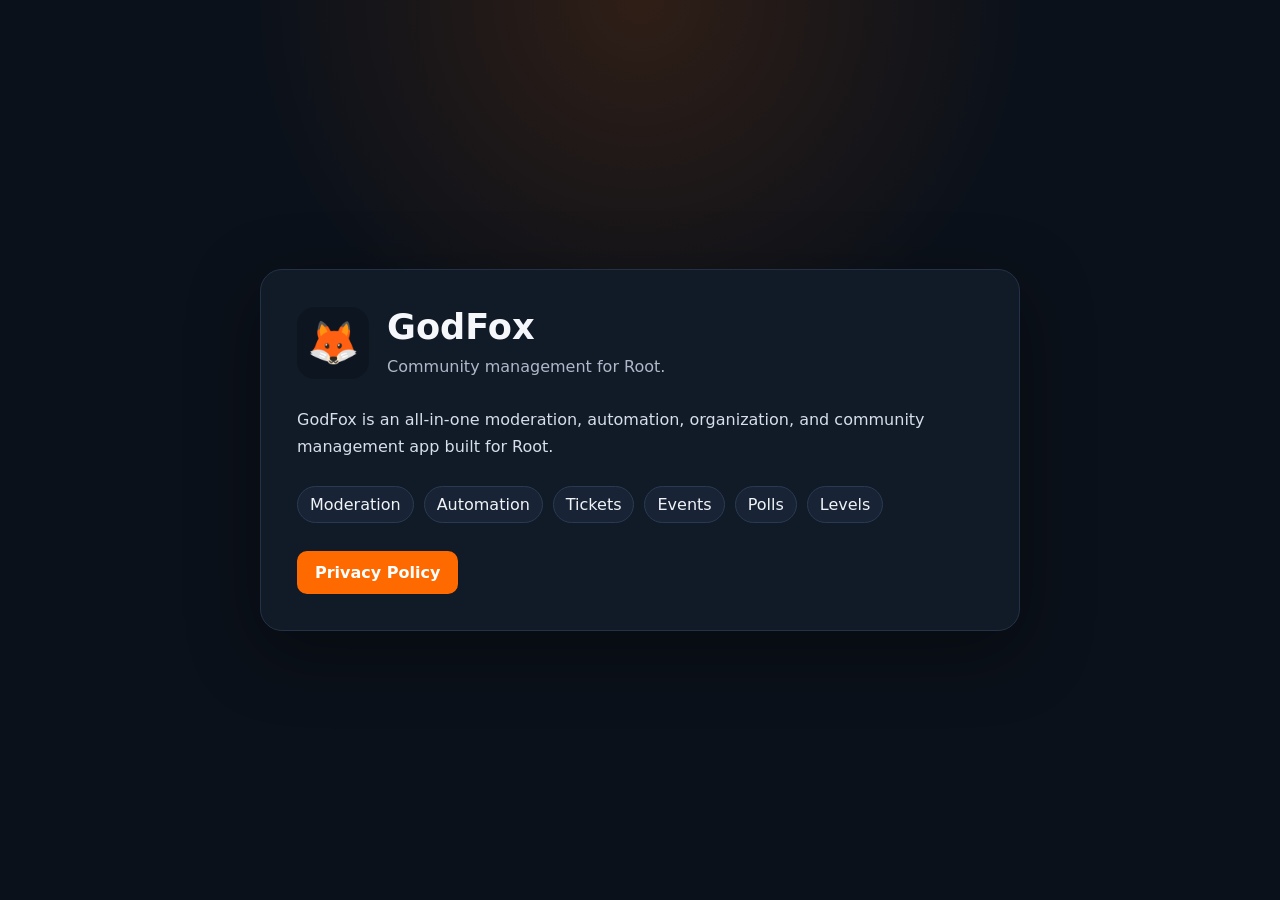
<file: index.html>
<!DOCTYPE html>
<html lang="en">
<head>
  <meta charset="UTF-8" />
  <meta name="viewport" content="width=device-width, initial-scale=1.0" />
  <title>GodFox</title>
  <link rel="stylesheet" href="styles.css" />
</head>
<body>
  <main class="container">
    <section class="card">
      <div class="brand">
        <div class="logo">🦊</div>
        <div>
          <h1>GodFox</h1>
          <p class="subtitle">Community management for Root.</p>
        </div>
      </div>

      <p>
        GodFox is an all-in-one moderation, automation, organization,
        and community management app built for Root.
      </p>

      <div class="features">
        <span>Moderation</span>
        <span>Automation</span>
        <span>Tickets</span>
        <span>Events</span>
        <span>Polls</span>
        <span>Levels</span>
      </div>

      <div class="actions">
        <a class="button" href="privacy.html">Privacy Policy</a>
      </div>
    </section>
  </main>
</body>
</html>
</file>
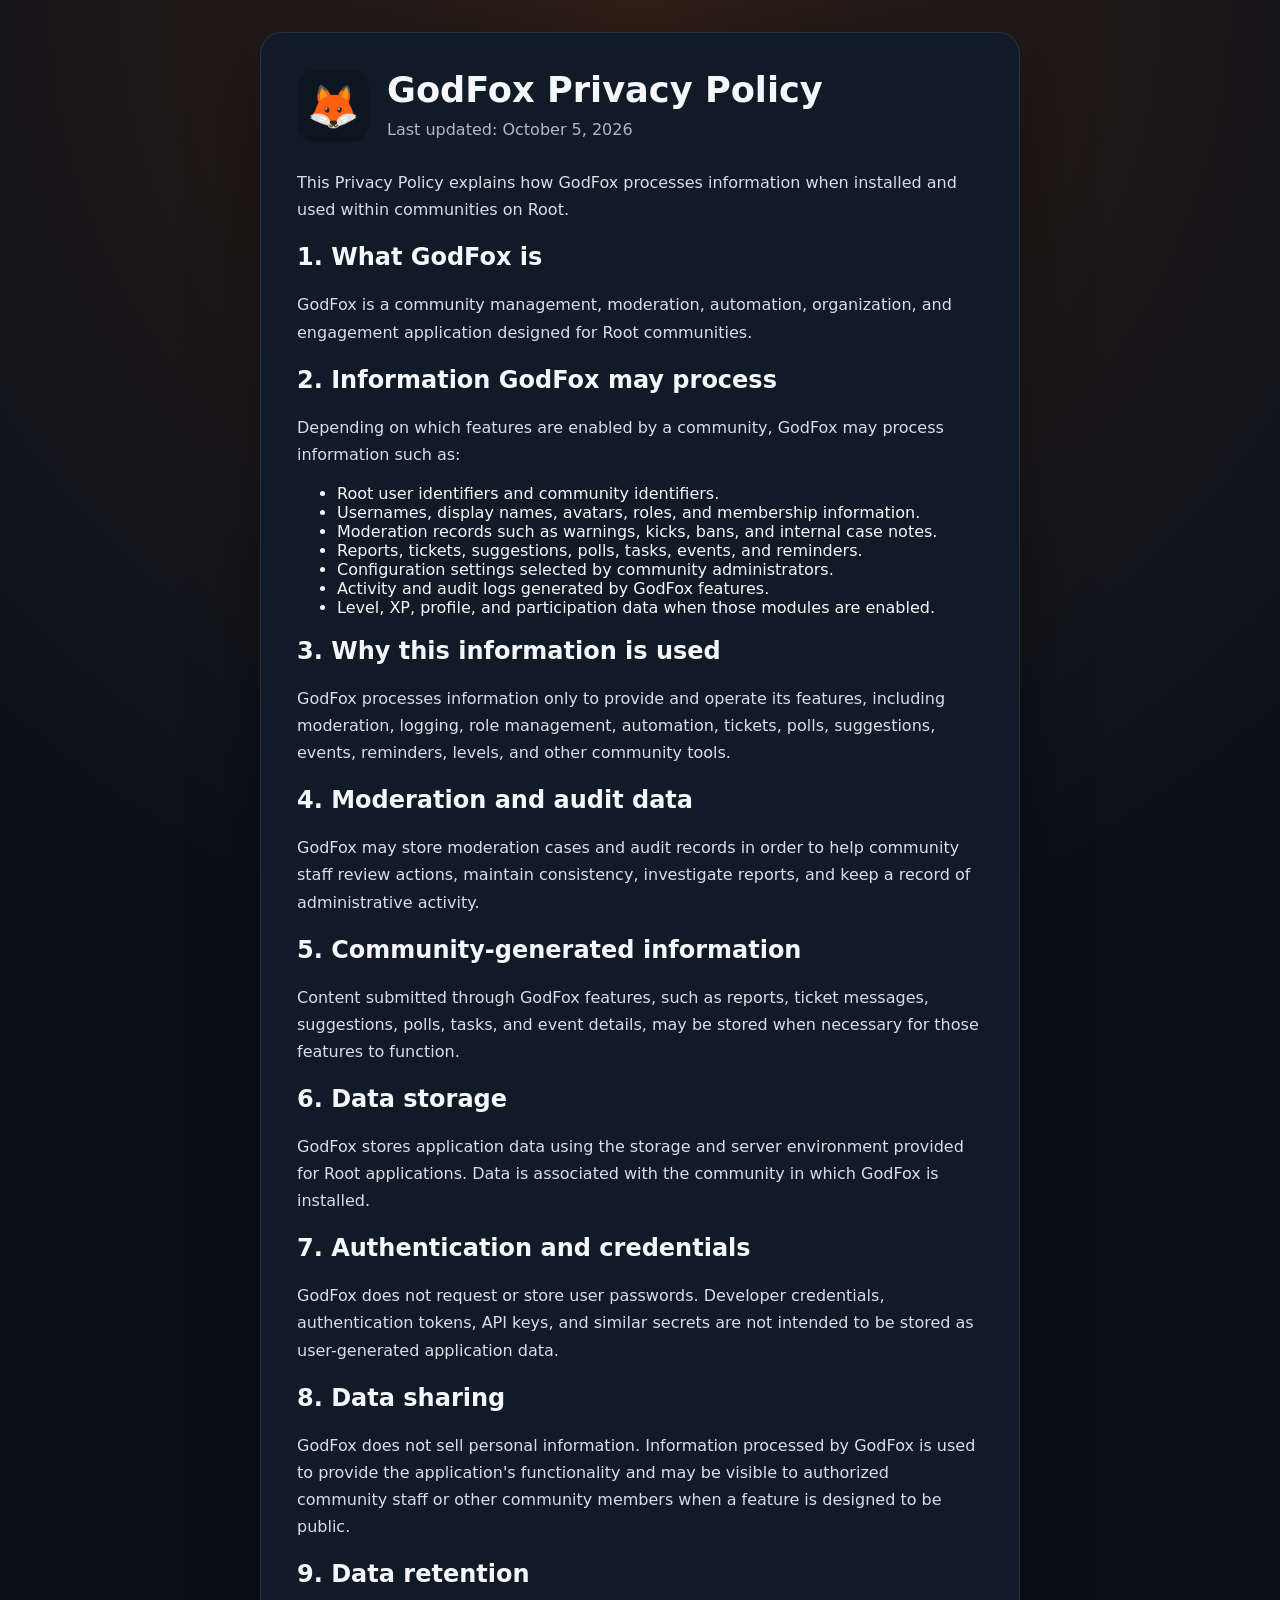
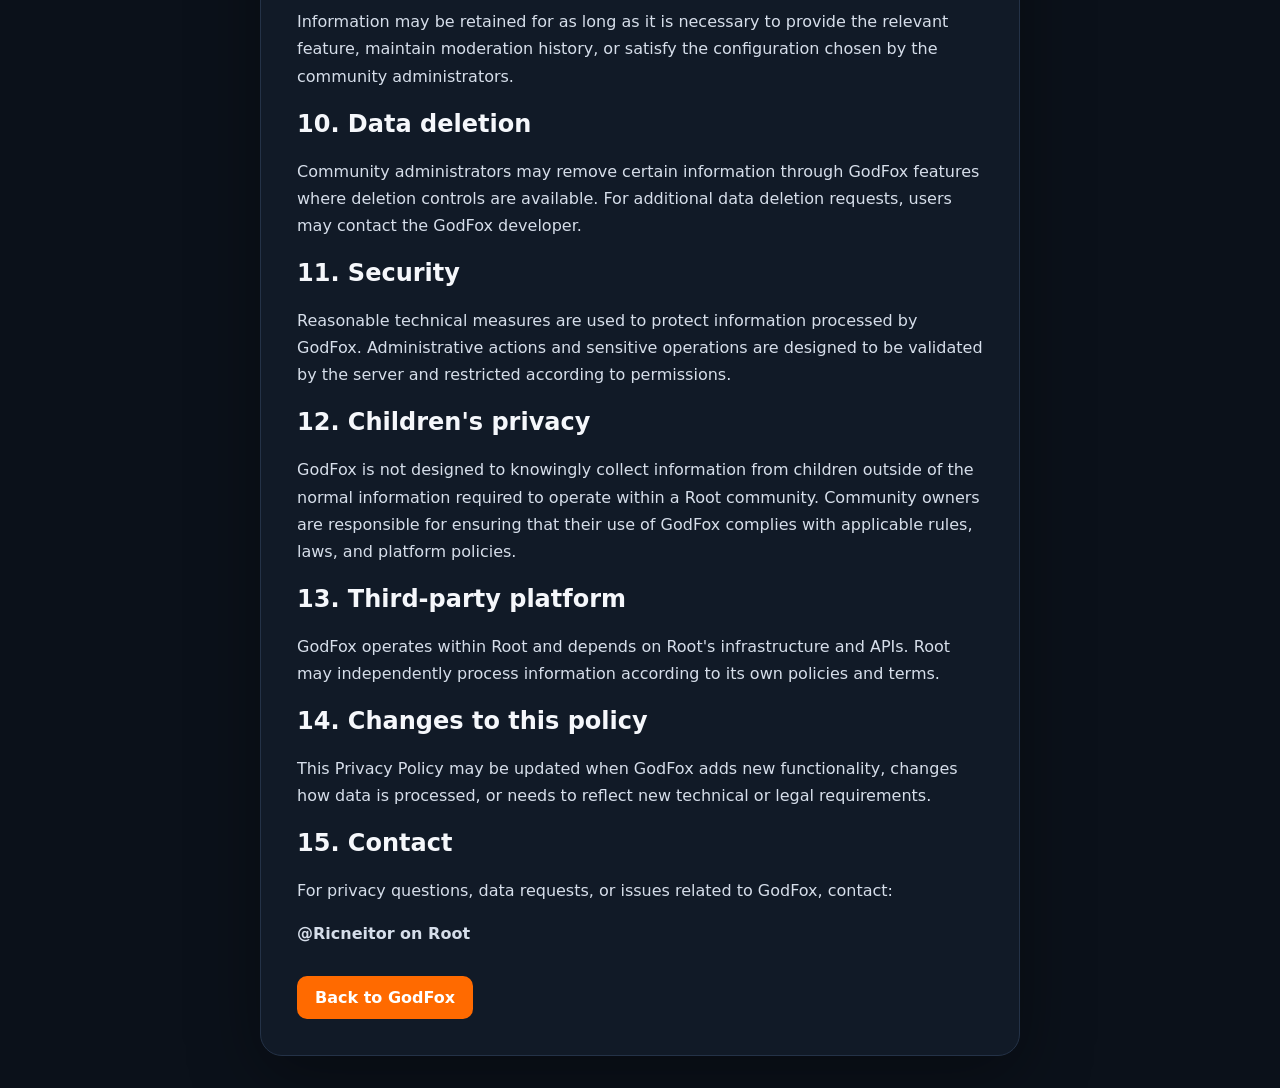
<file: privacy.html>
<!DOCTYPE html>
<html lang="en">
<head>
  <meta charset="UTF-8" />
  <meta name="viewport" content="width=device-width, initial-scale=1.0" />
  <title>GodFox Privacy Policy</title>
  <link rel="stylesheet" href="styles.css" />
</head>
<body>
  <main class="container">
    <section class="card">
      <div class="brand">
        <div class="logo">🦊</div>
        <div>
          <h1>GodFox Privacy Policy</h1>
          <p class="subtitle">Last updated: October 5, 2026</p>
        </div>
      </div>

      <p>
        This Privacy Policy explains how GodFox processes information when
        installed and used within communities on Root.
      </p>

      <h2>1. What GodFox is</h2>
      <p>
        GodFox is a community management, moderation, automation, organization,
        and engagement application designed for Root communities.
      </p>

      <h2>2. Information GodFox may process</h2>
      <p>
        Depending on which features are enabled by a community, GodFox may
        process information such as:
      </p>

      <ul>
        <li>Root user identifiers and community identifiers.</li>
        <li>Usernames, display names, avatars, roles, and membership information.</li>
        <li>Moderation records such as warnings, kicks, bans, and internal case notes.</li>
        <li>Reports, tickets, suggestions, polls, tasks, events, and reminders.</li>
        <li>Configuration settings selected by community administrators.</li>
        <li>Activity and audit logs generated by GodFox features.</li>
        <li>Level, XP, profile, and participation data when those modules are enabled.</li>
      </ul>

      <h2>3. Why this information is used</h2>
      <p>
        GodFox processes information only to provide and operate its features,
        including moderation, logging, role management, automation, tickets,
        polls, suggestions, events, reminders, levels, and other community tools.
      </p>

      <h2>4. Moderation and audit data</h2>
      <p>
        GodFox may store moderation cases and audit records in order to help
        community staff review actions, maintain consistency, investigate reports,
        and keep a record of administrative activity.
      </p>

      <h2>5. Community-generated information</h2>
      <p>
        Content submitted through GodFox features, such as reports, ticket
        messages, suggestions, polls, tasks, and event details, may be stored
        when necessary for those features to function.
      </p>

      <h2>6. Data storage</h2>
      <p>
        GodFox stores application data using the storage and server environment
        provided for Root applications. Data is associated with the community
        in which GodFox is installed.
      </p>

      <h2>7. Authentication and credentials</h2>
      <p>
        GodFox does not request or store user passwords. Developer credentials,
        authentication tokens, API keys, and similar secrets are not intended to
        be stored as user-generated application data.
      </p>

      <h2>8. Data sharing</h2>
      <p>
        GodFox does not sell personal information. Information processed by
        GodFox is used to provide the application's functionality and may be
        visible to authorized community staff or other community members when a
        feature is designed to be public.
      </p>

      <h2>9. Data retention</h2>
      <p>
        Information may be retained for as long as it is necessary to provide
        the relevant feature, maintain moderation history, or satisfy the
        configuration chosen by the community administrators.
      </p>

      <h2>10. Data deletion</h2>
      <p>
        Community administrators may remove certain information through GodFox
        features where deletion controls are available. For additional data
        deletion requests, users may contact the GodFox developer.
      </p>

      <h2>11. Security</h2>
      <p>
        Reasonable technical measures are used to protect information processed
        by GodFox. Administrative actions and sensitive operations are designed
        to be validated by the server and restricted according to permissions.
      </p>

      <h2>12. Children's privacy</h2>
      <p>
        GodFox is not designed to knowingly collect information from children
        outside of the normal information required to operate within a Root
        community. Community owners are responsible for ensuring that their use
        of GodFox complies with applicable rules, laws, and platform policies.
      </p>

      <h2>13. Third-party platform</h2>
      <p>
        GodFox operates within Root and depends on Root's infrastructure and APIs.
        Root may independently process information according to its own policies
        and terms.
      </p>

      <h2>14. Changes to this policy</h2>
      <p>
        This Privacy Policy may be updated when GodFox adds new functionality,
        changes how data is processed, or needs to reflect new technical or legal
        requirements.
      </p>

      <h2>15. Contact</h2>
      <p>
        For privacy questions, data requests, or issues related to GodFox,
        contact:
      </p>

      <p>
        <strong>@Ricneitor on Root</strong>
      </p>

      <div class="actions">
        <a class="button" href="index.html">Back to GodFox</a>
      </div>
    </section>
  </main>
</body>
</html>
</file>
<file: styles.css>
:root {
  color-scheme: dark;
  font-family: Inter, system-ui, -apple-system, BlinkMacSystemFont, "Segoe UI", sans-serif;
}

* {
  box-sizing: border-box;
}

body {
  margin: 0;
  min-height: 100vh;
  background:
    radial-gradient(circle at top, rgba(255, 106, 0, 0.15), transparent 35%),
    #0b111a;
  color: #f5f7fb;
}

.container {
  min-height: 100vh;
  display: grid;
  place-items: center;
  padding: 32px;
}

.card {
  width: min(760px, 100%);
  background: #111a27;
  border: 1px solid #243247;
  border-radius: 22px;
  padding: 36px;
  box-shadow: 0 20px 70px rgba(0, 0, 0, 0.35);
}

.brand {
  display: flex;
  align-items: center;
  gap: 18px;
  margin-bottom: 26px;
}

.logo {
  width: 72px;
  height: 72px;
  display: grid;
  place-items: center;
  font-size: 42px;
  background: #0d1520;
  border-radius: 18px;
}

h1 {
  margin: 0;
  font-size: 2.2rem;
}

.subtitle {
  margin: 6px 0 0;
  color: #aeb8c8;
}

p {
  line-height: 1.7;
  color: #d6deea;
}

.features {
  display: flex;
  flex-wrap: wrap;
  gap: 10px;
  margin: 26px 0;
}

.features span {
  padding: 8px 12px;
  background: #182435;
  border: 1px solid #2a3a52;
  border-radius: 999px;
  color: #f0f3f7;
}

.actions {
  margin-top: 28px;
}

.button {
  display: inline-block;
  padding: 12px 18px;
  background: #ff6a00;
  color: white;
  text-decoration: none;
  border-radius: 10px;
  font-weight: 700;
}

.button:hover {
  filter: brightness(1.08);
}
</file>
